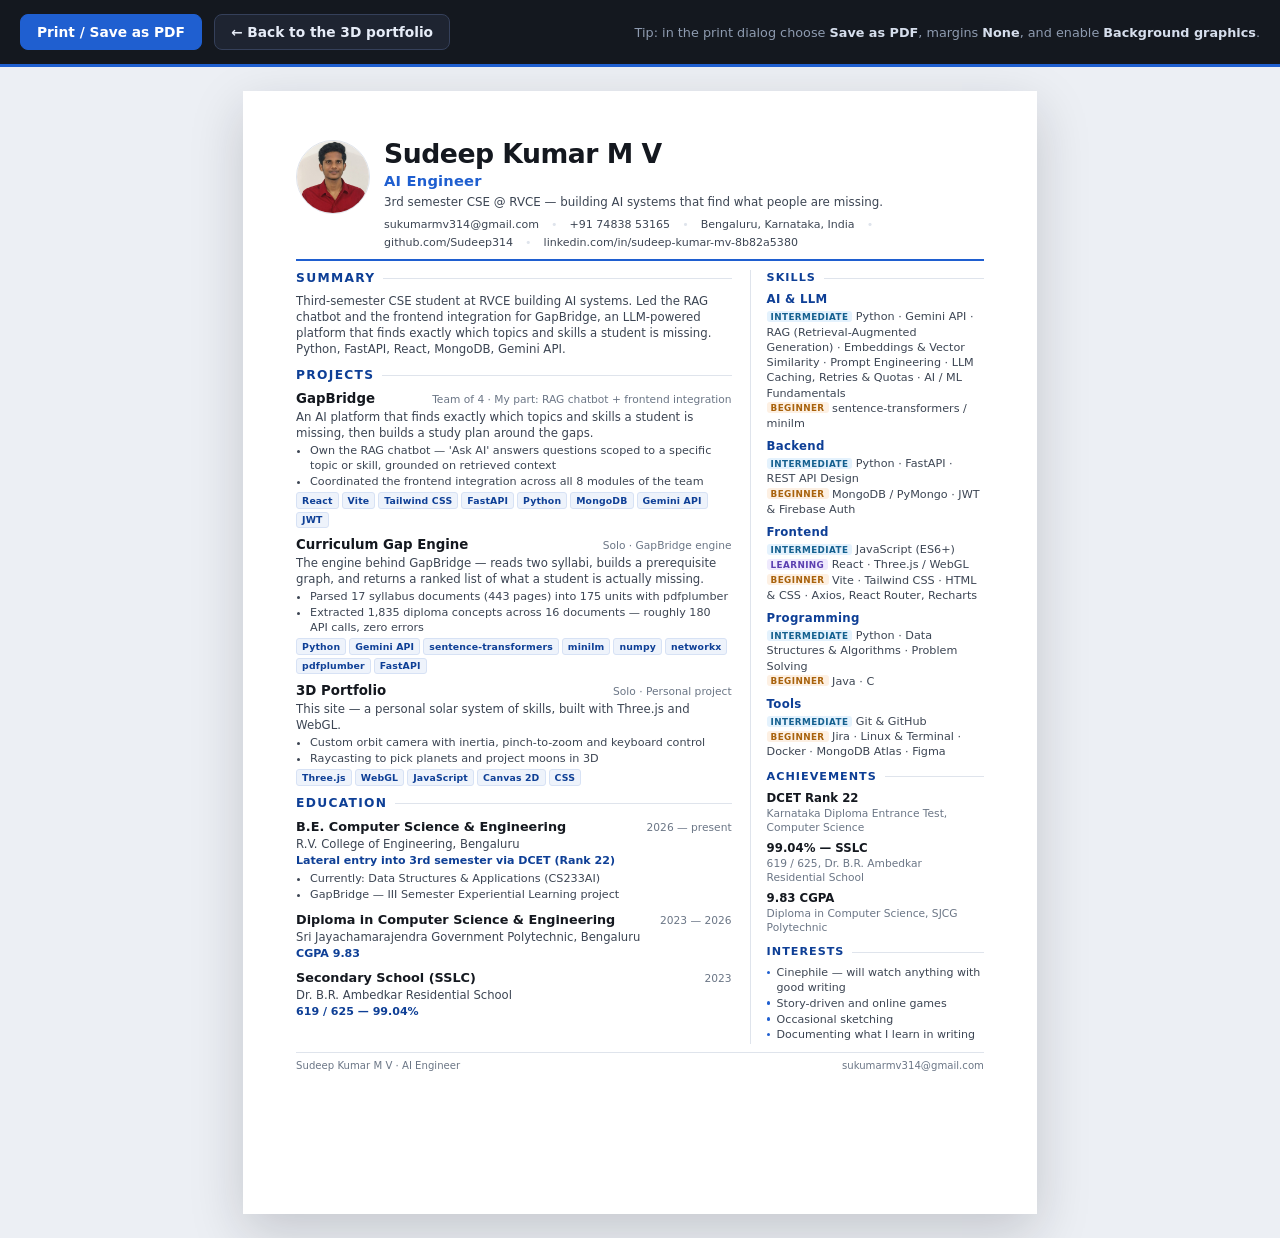
<file: resume.html>
<!DOCTYPE html>
<html lang="en">
<head>
  <meta charset="UTF-8" />
  <meta name="viewport" content="width=device-width, initial-scale=1" />
  <title>Sudeep Kumar M V — Resume</title>
  <meta name="description" content="Resume of Sudeep Kumar M V — AI Engineer, B.E. CSE at RVCE." />
  <link rel="stylesheet" href="css/resume.css" />
</head>
<body>

  <!-- Toolbar: screen only, never printed -->
  <div class="toolbar no-print">
    <button class="btn btn-primary" id="printBtn" type="button">Print / Save as PDF</button>
    <a class="btn" href="index.html">&larr; Back to the 3D portfolio</a>
    <span class="toolbar-hint">Tip: in the print dialog choose <b>Save as PDF</b>, margins <b>None</b>, and enable <b>Background graphics</b>.</span>
  </div>

  <!-- The resume itself -->
  <article class="sheet" id="sheet"></article>

  <script src="js/content.js"></script>
  <script src="js/resume.js"></script>
</body>
</html>
</file>
<file: css/resume.css>
/* =============================================================
   resume.css — a clean, print-ready A4 resume
   Light theme on purpose: resumes print and photocopy better
   on white, and this page exists to be turned into a PDF.
   ============================================================= */

:root {
  --ink:       #14181f;
  --ink-2:     #3c4553;
  --ink-3:     #6b7686;
  --rule:      #dfe4ec;
  --accent:    #1f5fd0;
  --accent-2:  #0e3f96;
  --font:      system-ui, -apple-system, "Segoe UI", Roboto, "Helvetica Neue", Arial, sans-serif;
  --mono:      ui-monospace, SFMono-Regular, Menlo, Consolas, monospace;
}

*, *::before, *::after { box-sizing: border-box; }

html, body {
  margin: 0;
  padding: 0;
  background: #eceff4;
  color: var(--ink);
  font-family: var(--font);
  -webkit-print-color-adjust: exact;
  print-color-adjust: exact;
}

/* ---------- Toolbar (screen only) ---------- */
.toolbar {
  position: sticky;
  top: 0;
  z-index: 10;
  display: flex;
  align-items: center;
  gap: 12px;
  flex-wrap: wrap;
  padding: 14px 20px;
  background: #14181f;
  border-bottom: 3px solid var(--accent);
}
.toolbar-hint { color: #8e9bb0; font-size: 0.8rem; margin-left: auto; }
.toolbar-hint b { color: #d6deec; }

.btn {
  display: inline-flex;
  align-items: center;
  padding: 9px 16px;
  border-radius: 8px;
  border: 1px solid #35405a;
  background: #1e2431;
  color: #e6ecf7;
  font: inherit;
  font-size: 0.86rem;
  font-weight: 600;
  text-decoration: none;
  cursor: pointer;
  transition: 0.18s;
}
.btn:hover { background: #29324a; text-decoration: none; }
.btn-primary { background: var(--accent); border-color: var(--accent); color: #fff; }
.btn-primary:hover { background: var(--accent-2); }

/* ---------- The sheet ---------- */
.sheet {
  width: 210mm;
  min-height: 297mm;
  margin: 24px auto;
  padding: 13mm 14mm;
  background: #fff;
  box-shadow: 0 18px 50px rgba(20, 24, 31, 0.18);
  font-size: 9.6pt;
  line-height: 1.45;
}

/* ---------- Header ---------- */
.r-head {
  display: flex;
  gap: 14px;
  align-items: flex-start;
  padding-bottom: 8px;
  border-bottom: 2.5px solid var(--accent);
}
.r-photo {
  width: 74px;
  height: 74px;
  flex: none;
  object-fit: cover;
  border-radius: 50%;
  border: 1.5px solid var(--rule);
}
.r-id { flex: 1; min-width: 0; }
.r-name {
  margin: 0;
  font-size: 20pt;
  font-weight: 700;
  letter-spacing: -0.5px;
  line-height: 1.05;
}
.r-role {
  margin: 2px 0 0;
  font-size: 11pt;
  font-weight: 600;
  color: var(--accent);
  letter-spacing: 0.2px;
}
.r-tag {
  margin: 4px 0 0;
  font-size: 8.9pt;
  line-height: 1.32;
  color: var(--ink-2);
}
.r-contact {
  list-style: none;
  margin: 6px 0 0;
  padding: 0;
  display: flex;
  flex-wrap: wrap;
  gap: 2px 12px;
  font-size: 8.3pt;
  color: var(--ink-2);
}
.r-contact li { display: flex; align-items: center; gap: 5px; }
.r-contact a { color: var(--ink-2); text-decoration: none; }
.r-contact a:hover { color: var(--accent); text-decoration: underline; }
.r-contact .dot { color: var(--rule); }

/* ---------- Layout ---------- */
.r-body {
  display: grid;
  grid-template-columns: 1fr 62mm;
  gap: 0 18px;
  margin-top: 9px;
}
.r-main { min-width: 0; }
.r-side {
  min-width: 0;
  border-left: 1px solid var(--rule);
  padding-left: 16px;
}

/* ---------- Sections ---------- */
.sec { margin-bottom: 9px; break-inside: avoid; }
.sec:last-child { margin-bottom: 0; }

.sec-title {
  display: flex;
  align-items: center;
  gap: 8px;
  margin: 0 0 5px;
  font-size: 9.2pt;
  font-weight: 700;
  letter-spacing: 1.3px;
  text-transform: uppercase;
  color: var(--accent-2);
}
.sec-title::after {
  content: "";
  flex: 1;
  height: 1px;
  background: var(--rule);
}
.r-side .sec-title { font-size: 8.4pt; letter-spacing: 1px; }

/* ---------- Summary ---------- */
.summary { margin: 0; font-size: 8.8pt; line-height: 1.38; color: var(--ink-2); }

/* ---------- Projects ---------- */
.proj { margin-bottom: 7px; break-inside: avoid; }
.proj:last-child { margin-bottom: 0; }
.proj-head {
  display: flex;
  justify-content: space-between;
  align-items: baseline;
  gap: 10px;
}
.proj-name { font-size: 10pt; font-weight: 700; }
.proj-role { font-size: 8pt; color: var(--ink-3); white-space: nowrap; }
.proj-blurb { margin: 1px 0 2px; font-size: 8.8pt; line-height: 1.35; color: var(--ink-2); }
.proj ul {
  margin: 2px 0 0;
  padding-left: 14px;
  font-size: 8.4pt;
  line-height: 1.34;
  color: var(--ink-2);
}
.proj li { margin-bottom: 1px; }

.tech {
  display: flex;
  flex-wrap: wrap;
  gap: 3px;
  margin-top: 3px;
}
.tech span {
  font-size: 7pt;
  font-weight: 600;
  letter-spacing: 0.15px;
  padding: 0.5px 5px;
  border-radius: 3px;
  background: #eef3fb;
  border: 1px solid #d7e2f5;
  color: var(--accent-2);
}

/* ---------- Education ---------- */
.edu { margin-bottom: 7px; break-inside: avoid; }
.edu:last-child { margin-bottom: 0; }
.edu-head {
  display: flex;
  justify-content: space-between;
  align-items: baseline;
  gap: 10px;
}
.edu-deg { font-size: 9.6pt; font-weight: 700; }
.edu-when { font-size: 8pt; color: var(--ink-3); white-space: nowrap; }
.edu-org { font-size: 8.7pt; color: var(--ink-2); }
.edu-note {
  font-size: 8.3pt;
  font-weight: 600;
  color: var(--accent-2);
  margin-top: 0;
}
.edu ul { margin: 2px 0 0; padding-left: 14px; font-size: 8.4pt; color: var(--ink-2); }

/* ---------- Sidebar: skills ---------- */
.skill-group { margin-bottom: 7px; break-inside: avoid; }
.skill-group:last-child { margin-bottom: 0; }
.skill-group b {
  display: block;
  font-size: 8.8pt;
  color: var(--accent-2);
  margin-bottom: 1px;
  letter-spacing: 0.3px;
}
.skill-line {
  margin: 0;
  font-size: 8.4pt;
  line-height: 1.36;
  color: var(--ink-2);
}
.lvl {
  font-size: 6.6pt;
  font-weight: 700;
  letter-spacing: 0.4px;
  text-transform: uppercase;
  padding: 0.5px 4px;
  border-radius: 3px;
  white-space: nowrap;
  vertical-align: 1px;
}
.lvl-beginner     { background: #fdf0e3; color: #a8620c; }
.lvl-intermediate { background: #e4f2fd; color: #14608f; }
.lvl-learning     { background: #efeafd; color: #5b3fb0; }
.lvl-advanced     { background: #e2f7ee; color: #106a4b; }

/* ---------- Sidebar: achievements ---------- */
.ach { margin-bottom: 5px; break-inside: avoid; }
.ach:last-child { margin-bottom: 0; }
.ach b { display: block; font-size: 8.8pt; font-weight: 700; color: var(--ink); }
.ach span { display: block; font-size: 8pt; line-height: 1.32; color: var(--ink-3); }

/* ---------- Sidebar: interests ---------- */
.interests {
  list-style: none;
  margin: 0;
  padding: 0;
  font-size: 8.3pt;
  line-height: 1.34;
  color: var(--ink-2);
}
.interests li { padding: 0.5px 0 0.5px 10px; position: relative; }
.interests li::before {
  content: "";
  position: absolute;
  left: 0;
  top: 5px;
  width: 3.5px;
  height: 3.5px;
  border-radius: 50%;
  background: var(--accent);
}

/* ---------- Footer ---------- */
.r-foot {
  margin-top: 8px;
  padding-top: 6px;
  border-top: 1px solid var(--rule);
  font-size: 7.6pt;
  color: var(--ink-3);
  display: flex;
  justify-content: space-between;
  gap: 10px;
}

/* ---------- Small screens ----------
   `screen` only — otherwise this also matches while printing, because an
   A4 page is ~794 CSS px wide and would collapse the two columns. */
@media screen and (max-width: 800px) {
  .sheet { width: auto; margin: 12px; padding: 18px; }
  .r-body { grid-template-columns: 1fr; }
  .r-side { border-left: 0; padding-left: 0; border-top: 1px solid var(--rule); padding-top: 12px; margin-top: 6px; }
  .toolbar-hint { display: none; }
}

/* =============================================================
   PRINT
   ============================================================= */
@page { size: A4; margin: 0; }

@media print {
  html, body { background: #fff; }
  .no-print { display: none !important; }
  .sheet {
    width: 210mm;
    min-height: auto;
    margin: 0;
    padding: 12mm 13mm;
    box-shadow: none;
  }
  /* Pin the two-column layout for print, whatever the page width is. */
  .r-body { grid-template-columns: 1fr 66mm; }
  .r-side {
    border-left: 1px solid var(--rule);
    border-top: 0;
    padding-left: 16px;
    padding-top: 0;
    margin-top: 0;
  }
  .sec, .proj, .edu, .skill-group { break-inside: avoid; }
  a { color: inherit; text-decoration: none; }
}
</file>
